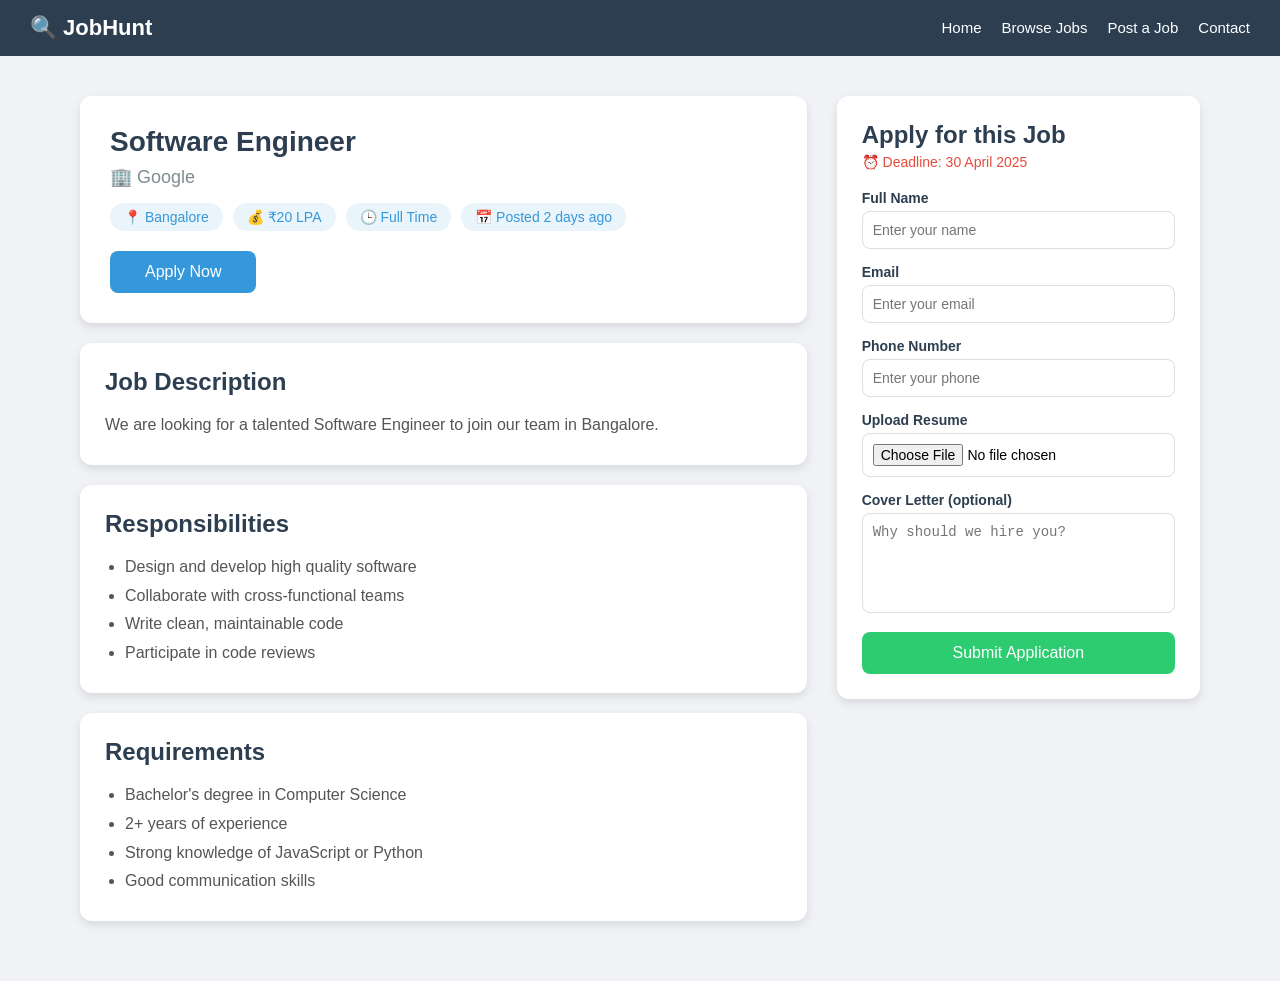
<file: job.html>
<!DOCTYPE html>
<html>
  <head>
    <title>Job Detail - JobHunt</title>
    <meta name="viewport" content="width=device-width, initial-scale=1.0">
   
   <!-- Google Tag Manager -->
<script>(function(w,d,s,l,i){w[l]=w[l]||[];w[l].push({'gtm.start':
new Date().getTime(),event:'gtm.js'});var f=d.getElementsByTagName(s)[0],
j=d.createElement(s),dl=l!='dataLayer'?'&l='+l:'';j.async=true;j.src=
'https://www.googletagmanager.com/gtm.js?id='+i+dl;f.parentNode.insertBefore(j,f);
})(window,document,'script','dataLayer','GTM-TRHVC336');</script>
<!-- End Google Tag Manager -->
    <link rel="stylesheet" href="style.css">
    <link rel="stylesheet" href="job.css">
  </head>
  <body>
     <!-- Google Tag Manager (noscript) -->
<noscript><iframe src="https://www.googletagmanager.com/ns.html?id=GTM-TRHVC336"
height="0" width="0" style="display:none;visibility:hidden"></iframe></noscript>
<!-- End Google Tag Manager (noscript) -->
    <!-- NAVBAR -->
    <nav>
      <div class="logo">🔍 JobHunt</div>
      <ul>
        <li><a href="index.html">Home</a></li>
        <li><a href="#">Browse Jobs</a></li>
        <li><a href="#">Post a Job</a></li>
        <li><a href="#">Contact</a></li>
      </ul>
    </nav>

    <!-- JOB DETAIL -->
    <div class="job-detail-container">

      <div class="job-detail-left">
        <div class="job-header">
          <h1>Software Engineer</h1>
          <p class="company-name">🏢 Google</p>
          <div class="job-meta">
            <span>📍 Bangalore</span>
            <span>💰 ₹20 LPA</span>
            <span>🕒 Full Time</span>
            <span>📅 Posted 2 days ago</span>
          </div>
          <button class="apply-btn">Apply Now</button>
        </div>

        <div class="job-section">
          <h2>Job Description</h2>
          <p>We are looking for a talented Software Engineer to join our team in Bangalore.</p>
        </div>

        <div class="job-section">
          <h2>Responsibilities</h2>
          <ul>
            <li>Design and develop high quality software</li>
            <li>Collaborate with cross-functional teams</li>
            <li>Write clean, maintainable code</li>
            <li>Participate in code reviews</li>
          </ul>
        </div>

        <div class="job-section">
          <h2>Requirements</h2>
          <ul>
            <li>Bachelor's degree in Computer Science</li>
            <li>2+ years of experience</li>
            <li>Strong knowledge of JavaScript or Python</li>
            <li>Good communication skills</li>
          </ul>
        </div>
      </div>

      <div class="job-detail-right">
        <div class="apply-card">
          <h2>Apply for this Job</h2>
          <p class="deadline">⏰ Deadline: 30 April 2025</p>

          <div class="form-group">
            <label>Full Name</label>
            <input type="text" placeholder="Enter your name">
          </div>

          <div class="form-group">
            <label>Email</label>
            <input type="email" placeholder="Enter your email">
          </div>

          <div class="form-group">
            <label>Phone Number</label>
            <input type="text" placeholder="Enter your phone">
          </div>

          <div class="form-group">
            <label>Upload Resume</label>
            <input type="file" accept=".pdf,.doc,.docx">
          </div>

          <div class="form-group">
            <label>Cover Letter (optional)</label>
            <textarea placeholder="Why should we hire you?"></textarea>
          </div>

          <button class="submit-btn" onclick="submitApplication()">Submit Application</button>
        </div>
      </div>

    </div>

    <script src="job.js"></script>
  </body>
</html>
</file>
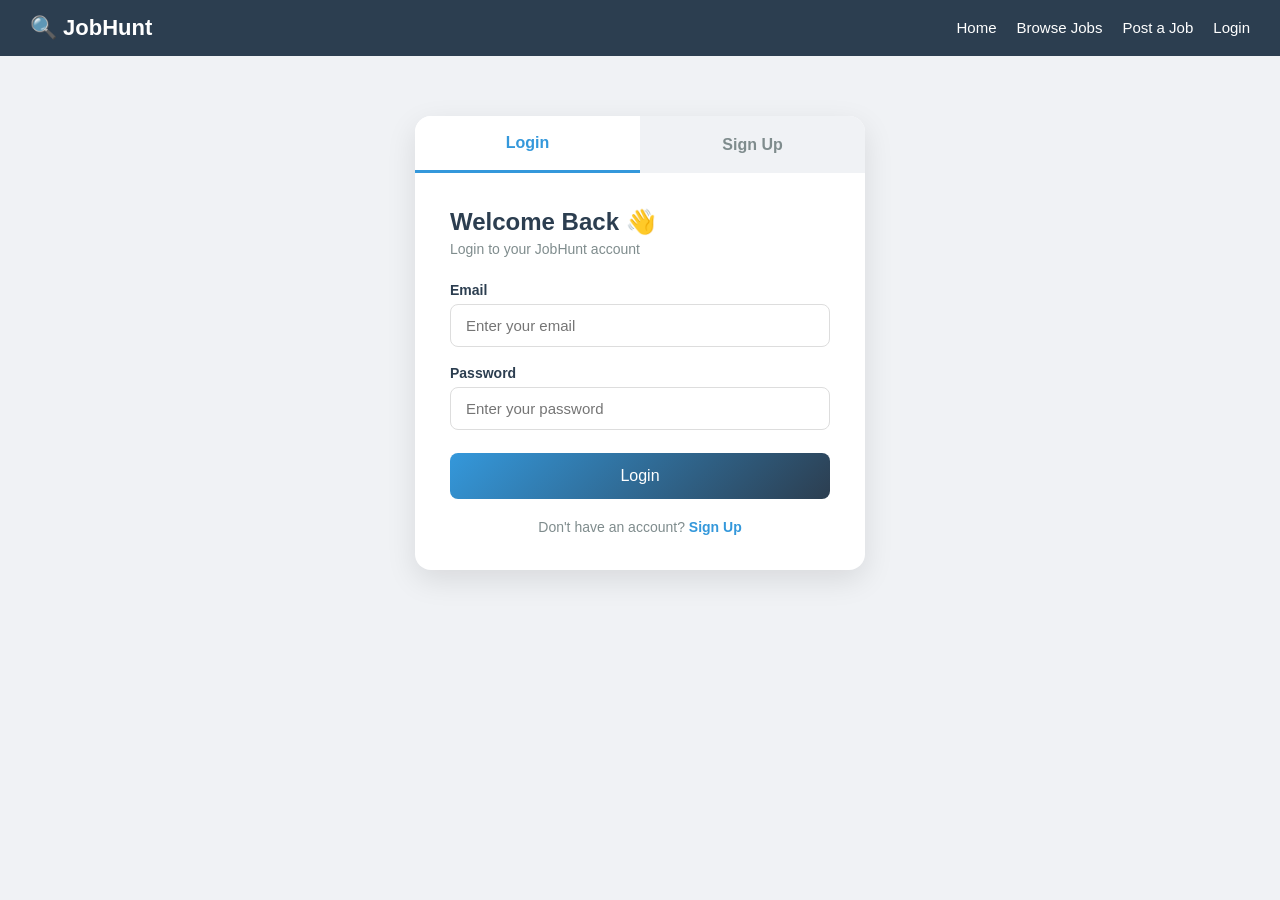
<file: login.html>
<!DOCTYPE html>
<html>
  <head>
    <title>Login - JobHunt</title>
   <meta name="viewport" content="width=device-width, initial-scale=1.0">
   
   <!-- Google Tag Manager -->
<script>(function(w,d,s,l,i){w[l]=w[l]||[];w[l].push({'gtm.start':
new Date().getTime(),event:'gtm.js'});var f=d.getElementsByTagName(s)[0],
j=d.createElement(s),dl=l!='dataLayer'?'&l='+l:'';j.async=true;j.src=
'https://www.googletagmanager.com/gtm.js?id='+i+dl;f.parentNode.insertBefore(j,f);
})(window,document,'script','dataLayer','GTM-TRHVC336');</script>
<!-- End Google Tag Manager -->
   <link rel="stylesheet" href="style.css">
    <link rel="stylesheet" href="login.css">
  </head>
  <body>
     
    <!-- Google Tag Manager (noscript) -->
<noscript><iframe src="https://www.googletagmanager.com/ns.html?id=GTM-TRHVC336"
height="0" width="0" style="display:none;visibility:hidden"></iframe></noscript>
<!-- End Google Tag Manager (noscript) -->
    <!-- NAVBAR -->
    <nav>
      <div class="logo">🔍 JobHunt</div>
      <ul>
        <li><a href="index.html">Home</a></li>
        <li><a href="#">Browse Jobs</a></li>
        <li><a href="#">Post a Job</a></li>
        <li><a href="login.html">Login</a></li>
      </ul>
    </nav>

    <!-- LOGIN & SIGNUP BOX -->
    <div class="auth-container">

      <!-- TABS -->
      <div class="tabs">
        <button class="tab active" onclick="showTab('login')">Login</button>
        <button class="tab" onclick="showTab('signup')">Sign Up</button>
      </div>

      <!-- LOGIN FORM -->
      <div id="login" class="form-box">
        <h2>Welcome Back 👋</h2>
        <p class="subtitle">Login to your JobHunt account</p>

        <div class="form-group">
          <label>Email</label>
          <input type="email" id="loginEmail" placeholder="Enter your email">
        </div>

        <div class="form-group">
          <label>Password</label>
          <input type="password" id="loginPassword" placeholder="Enter your password">
        </div>

        <button class="auth-btn" onclick="loginUser()">Login</button>

        <p class="switch-text">Don't have an account?
          <span onclick="showTab('signup')">Sign Up</span>
        </p>
      </div>

      <!-- SIGNUP FORM -->
      <div id="signup" class="form-box" style="display:none;">
        <h2>Create Account 🚀</h2>
        <p class="subtitle">Join thousands of job seekers</p>

        <div class="form-group">
          <label>Full Name</label>
          <input type="text" id="signupName" placeholder="Enter your full name">
        </div>

        <div class="form-group">
          <label>Email</label>
          <input type="email" id="signupEmail" placeholder="Enter your email">
        </div>

        <div class="form-group">
          <label>Password</label>
          <input type="password" id="signupPassword" placeholder="Create a password">
        </div>

        <div class="form-group">
          <label>I am a</label>
          <select id="userType">
            <option value="jobseeker">Job Seeker</option>
            <option value="employer">Employer</option>
          </select>
        </div>

        <button class="auth-btn" onclick="signupUser()">Create Account</button>

        <p class="switch-text">Already have an account?
          <span onclick="showTab('login')">Login</span>
        </p>
      </div>

    </div>

    <script src="login.js"></script>
  </body>
</html>
</file>
<file: style.css>
* {
  margin: 0;
  padding: 0;
  box-sizing: border-box;
}

body {
  font-family: Arial, sans-serif;
  background-color: #f0f2f5;
}

nav {
  background-color: #2c3e50;
  display: flex;
  justify-content: space-between;
  align-items: center;
  padding: 15px 30px;
}

.logo {
  color: white;
  font-size: 22px;
  font-weight: bold;
}

nav ul {
  list-style: none;
  display: flex;
  gap: 20px;
}

nav ul a {
  color: white;
  text-decoration: none;
  font-size: 15px;
}

nav ul a:hover {
  color: #3498db;
}

.hero {
  background: linear-gradient(135deg, #3498db, #2c3e50);
  color: white;
  text-align: center;
  padding: 60px 20px;
}

.hero h1 {
  font-size: 40px;
  margin-bottom: 10px;
}

.hero p {
  font-size: 18px;
  margin-bottom: 25px;
}

.search-bar {
  display: flex;
  justify-content: center;
  gap: 10px;
}

.search-bar input {
  width: 400px;
  padding: 12px 20px;
  border-radius: 25px;
  border: none;
  font-size: 15px;
  outline: none;
}

.search-bar button {
  padding: 12px 25px;
  background-color: #e74c3c;
  color: white;
  border: none;
  border-radius: 25px;
  cursor: pointer;
  font-size: 15px;
}

.job-container {
  display: flex;
  flex-wrap: wrap;
  gap: 20px;
  padding: 40px;
  justify-content: center;
}

.job-card {
  background: white;
  padding: 25px;
  border-radius: 12px;
  width: 280px;
  box-shadow: 0 4px 10px rgba(0,0,0,0.1);
  transition: transform 0.2s;
}

.job-card:hover {
  transform: translateY(-5px);
}

.job-card h2 {
  font-size: 18px;
  margin-bottom: 8px;
  color: #2c3e50;
}

.company {
  color: #7f8c8d;
  margin-bottom: 8px;
}

.tag {
  display: inline-block;
  background: #eaf4fb;
  color: #3498db;
  padding: 4px 12px;
  border-radius: 20px;
  font-size: 13px;
  margin: 10px 0;
}

.job-card button {
  width: 100%;
  padding: 10px;
  background-color: #3498db;
  color: white;
  border: none;
  border-radius: 8px;
  cursor: pointer;
  font-size: 15px;
  margin-top: 10px;
}

.job-card button:hover {
  background-color: #2980b9;
}
/* ===== MOBILE FRIENDLY ===== */
@media (max-width: 768px) {

  /* NAVBAR */
  nav {
    flex-direction: column;
    gap: 10px;
    padding: 15px;
    text-align: center;
  }

  nav ul {
    flex-wrap: wrap;
    justify-content: center;
    gap: 10px;
  }

  /* HERO */
  .hero h1 {
    font-size: 24px;
  }

  .hero p {
    font-size: 14px;
  }

  /* SEARCH BAR */
  .search-bar {
    flex-direction: column;
    align-items: center;
    gap: 10px;
  }

  .search-bar input {
    width: 90%;
  }

  .search-bar button {
    width: 90%;
  }

  /* JOB CARDS */
  .job-container {
    padding: 20px;
  }

  .job-card {
    width: 100%;
  }

}
</file>
<file: job.css>
.job-detail-container {
  display: flex;
  gap: 30px;
  padding: 40px;
  max-width: 1200px;
  margin: 0 auto;
}

.job-detail-left { flex: 2; }
.job-detail-right { flex: 1; }

.job-header {
  background: white;
  padding: 30px;
  border-radius: 12px;
  box-shadow: 0 4px 10px rgba(0,0,0,0.1);
  margin-bottom: 20px;
}

.job-header h1 { font-size: 28px; color: #2c3e50; margin-bottom: 8px; }
.company-name { font-size: 18px; color: #7f8c8d; margin-bottom: 15px; }

.job-meta {
  display: flex;
  gap: 10px;
  flex-wrap: wrap;
  margin-bottom: 20px;
}

.job-meta span {
  background: #eaf4fb;
  color: #3498db;
  padding: 6px 14px;
  border-radius: 20px;
  font-size: 14px;
}

.apply-btn {
  background-color: #3498db;
  color: white;
  padding: 12px 35px;
  border: none;
  border-radius: 8px;
  font-size: 16px;
  cursor: pointer;
}

.job-section {
  background: white;
  padding: 25px;
  border-radius: 12px;
  box-shadow: 0 4px 10px rgba(0,0,0,0.1);
  margin-bottom: 20px;
}

.job-section h2 { color: #2c3e50; margin-bottom: 15px; }
.job-section p, .job-section ul { color: #555; line-height: 1.8; }
.job-section ul { padding-left: 20px; }

.apply-card {
  background: white;
  padding: 25px;
  border-radius: 12px;
  box-shadow: 0 4px 10px rgba(0,0,0,0.1);
}

.apply-card h2 { color: #2c3e50; margin-bottom: 5px; }
.deadline { color: #e74c3c; font-size: 14px; margin-bottom: 20px; }

.form-group { margin-bottom: 15px; }

.form-group label {
  display: block;
  font-weight: bold;
  margin-bottom: 5px;
  color: #2c3e50;
  font-size: 14px;
}

.form-group input,
.form-group textarea {
  width: 100%;
  padding: 10px;
  border: 1px solid #ddd;
  border-radius: 8px;
  font-size: 14px;
  outline: none;
}

.form-group textarea { height: 100px; resize: none; }

.submit-btn {
  width: 100%;
  padding: 12px;
  background-color: #2ecc71;
  color: white;
  border: none;
  border-radius: 8px;
  font-size: 16px;
  cursor: pointer;
}
/* ===== MOBILE FRIENDLY ===== */
@media (max-width: 768px) {

  .job-detail-container {
    flex-direction: column;
    padding: 15px;
  }

  .job-detail-left {
    width: 100%;
  }

  .job-detail-right {
    width: 100%;
  }

  .job-meta {
    flex-direction: column;
    gap: 8px;
  }

  .job-header h1 {
    font-size: 22px;
  }

}
</file>
<file: login.css>
.auth-container {
  max-width: 450px;
  margin: 60px auto;
  background: white;
  border-radius: 16px;
  box-shadow: 0 10px 30px rgba(0,0,0,0.1);
  overflow: hidden;
}

.tabs {
  display: flex;
}

.tab {
  flex: 1;
  padding: 18px;
  border: none;
  background: #f0f2f5;
  font-size: 16px;
  cursor: pointer;
  font-weight: bold;
  color: #7f8c8d;
}

.tab.active {
  background: white;
  color: #3498db;
  border-bottom: 3px solid #3498db;
}

.form-box {
  padding: 35px;
}

.form-box h2 {
  font-size: 24px;
  color: #2c3e50;
  margin-bottom: 5px;
}

.subtitle {
  color: #7f8c8d;
  margin-bottom: 25px;
  font-size: 14px;
}

.form-group {
  margin-bottom: 18px;
}

.form-group label {
  display: block;
  font-weight: bold;
  margin-bottom: 6px;
  color: #2c3e50;
  font-size: 14px;
}

.form-group input,
.form-group select {
  width: 100%;
  padding: 12px 15px;
  border: 1px solid #ddd;
  border-radius: 8px;
  font-size: 15px;
  outline: none;
  transition: border 0.2s;
}

.form-group input:focus,
.form-group select:focus {
  border-color: #3498db;
}

.auth-btn {
  width: 100%;
  padding: 14px;
  background: linear-gradient(135deg, #3498db, #2c3e50);
  color: white;
  border: none;
  border-radius: 8px;
  font-size: 16px;
  cursor: pointer;
  margin-top: 5px;
}

.auth-btn:hover {
  opacity: 0.9;
}

.switch-text {
  text-align: center;
  margin-top: 20px;
  color: #7f8c8d;
  font-size: 14px;
}

.switch-text span {
  color: #3498db;
  cursor: pointer;
  font-weight: bold;
}

.switch-text span:hover {
  text-decoration: underline;
}
/* ===== MOBILE FRIENDLY ===== */
@media (max-width: 768px) {

  .auth-container {
    margin: 20px;
  }

  .form-box {
    padding: 20px;
  }

}
</file>
